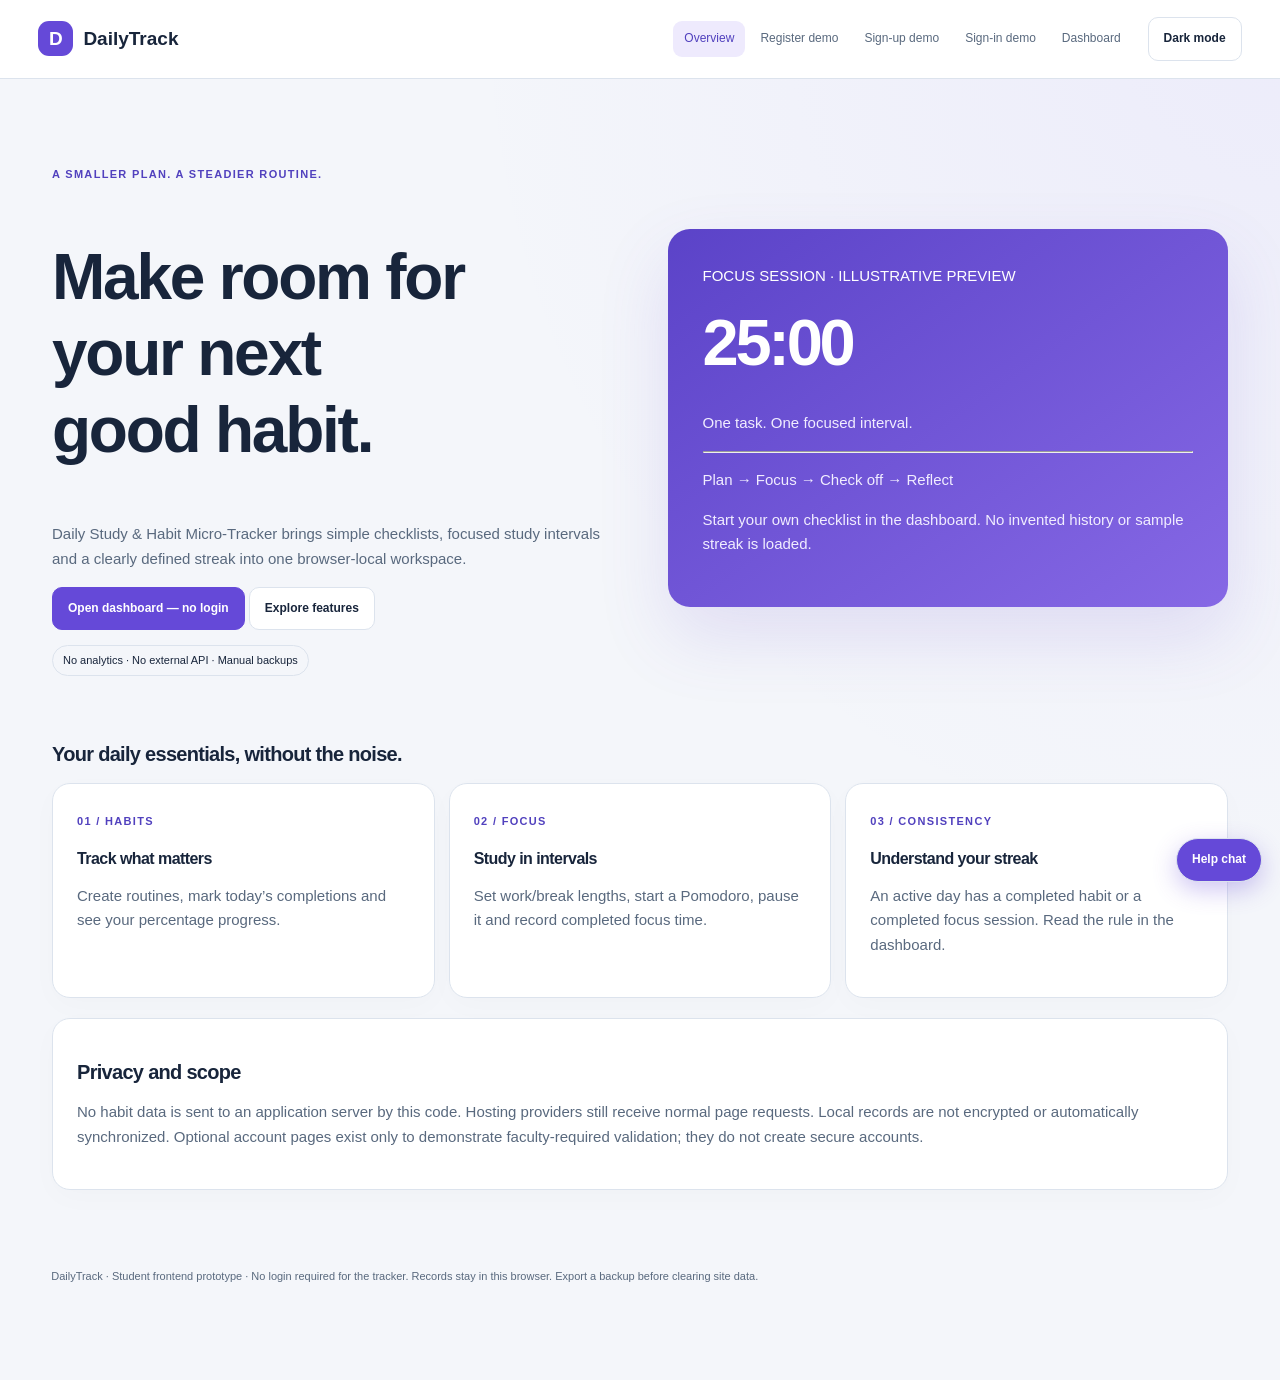
<file: index.html>
<!DOCTYPE html>
<html lang="en"><head><meta charset="utf-8"/><meta content="width=device-width,initial-scale=1" name="viewport"/><title>Daily Study &amp; Habit Micro-Tracker | DailyTrack</title><link href="styles.css" rel="stylesheet"/><link href="layout.css" rel="stylesheet"/><script defer="" src="theme.js"></script><script defer="" src="chatbot.js"></script></head><body><a class="skip" href="#main">Skip to content</a><header><a class="brand" href="index.html">DailyTrack</a><button aria-controls="nav" aria-expanded="false" class="menu" id="menu">Menu</button><nav id="nav"><a aria-current="page" href="index.html">Overview</a><a href="register.html">Register demo</a><a href="signup.html">Sign-up demo</a><a href="signin.html">Sign-in demo</a><a href="home.html">Dashboard</a></nav><button id="theme">Dark mode</button></header><main id="main"><section class="hero"><div><span class="eyebrow">A smaller plan. A steadier routine.</span><h1>Make room for<br/>your next<br/>good habit.</h1><p>Daily Study &amp; Habit Micro-Tracker brings simple checklists, focused study intervals and a clearly defined streak into one browser-local workspace.</p><p><a class="button primary" href="home.html">Open dashboard — no login</a> <a class="button" href="#features">Explore features</a></p><span class="pill">No analytics · No external API · Manual backups</span></div><div aria-label="Illustrative dashboard preview" class="hero-art"><span>FOCUS SESSION · ILLUSTRATIVE PREVIEW</span><div class="clock">25:00</div><p>One task. One focused interval.</p><hr/><p>Plan → Focus → Check off → Reflect</p><p>Start your own checklist in the dashboard. No invented history or sample streak is loaded.</p></div></section><section id="features"><h2>Your daily essentials, without the noise.</h2><div class="cards"><article class="panel"><span class="eyebrow">01 / Habits</span><h3>Track what matters</h3><p>Create routines, mark today’s completions and see your percentage progress.</p></article><article class="panel"><span class="eyebrow">02 / Focus</span><h3>Study in intervals</h3><p>Set work/break lengths, start a Pomodoro, pause it and record completed focus time.</p></article><article class="panel"><span class="eyebrow">03 / Consistency</span><h3>Understand your streak</h3><p>An active day has a completed habit or a completed focus session. Read the rule in the dashboard.</p></article></div></section><section class="panel"><h2>Privacy and scope</h2><p>No habit data is sent to an application server by this code. Hosting providers still receive normal page requests. Local records are not encrypted or automatically synchronized. Optional account pages exist only to demonstrate faculty-required validation; they do not create secure accounts.</p></section></main><footer>DailyTrack · Student frontend prototype · No login required for the tracker. Records stay in this browser. Export a backup before clearing site data.</footer></body></html>
</file>
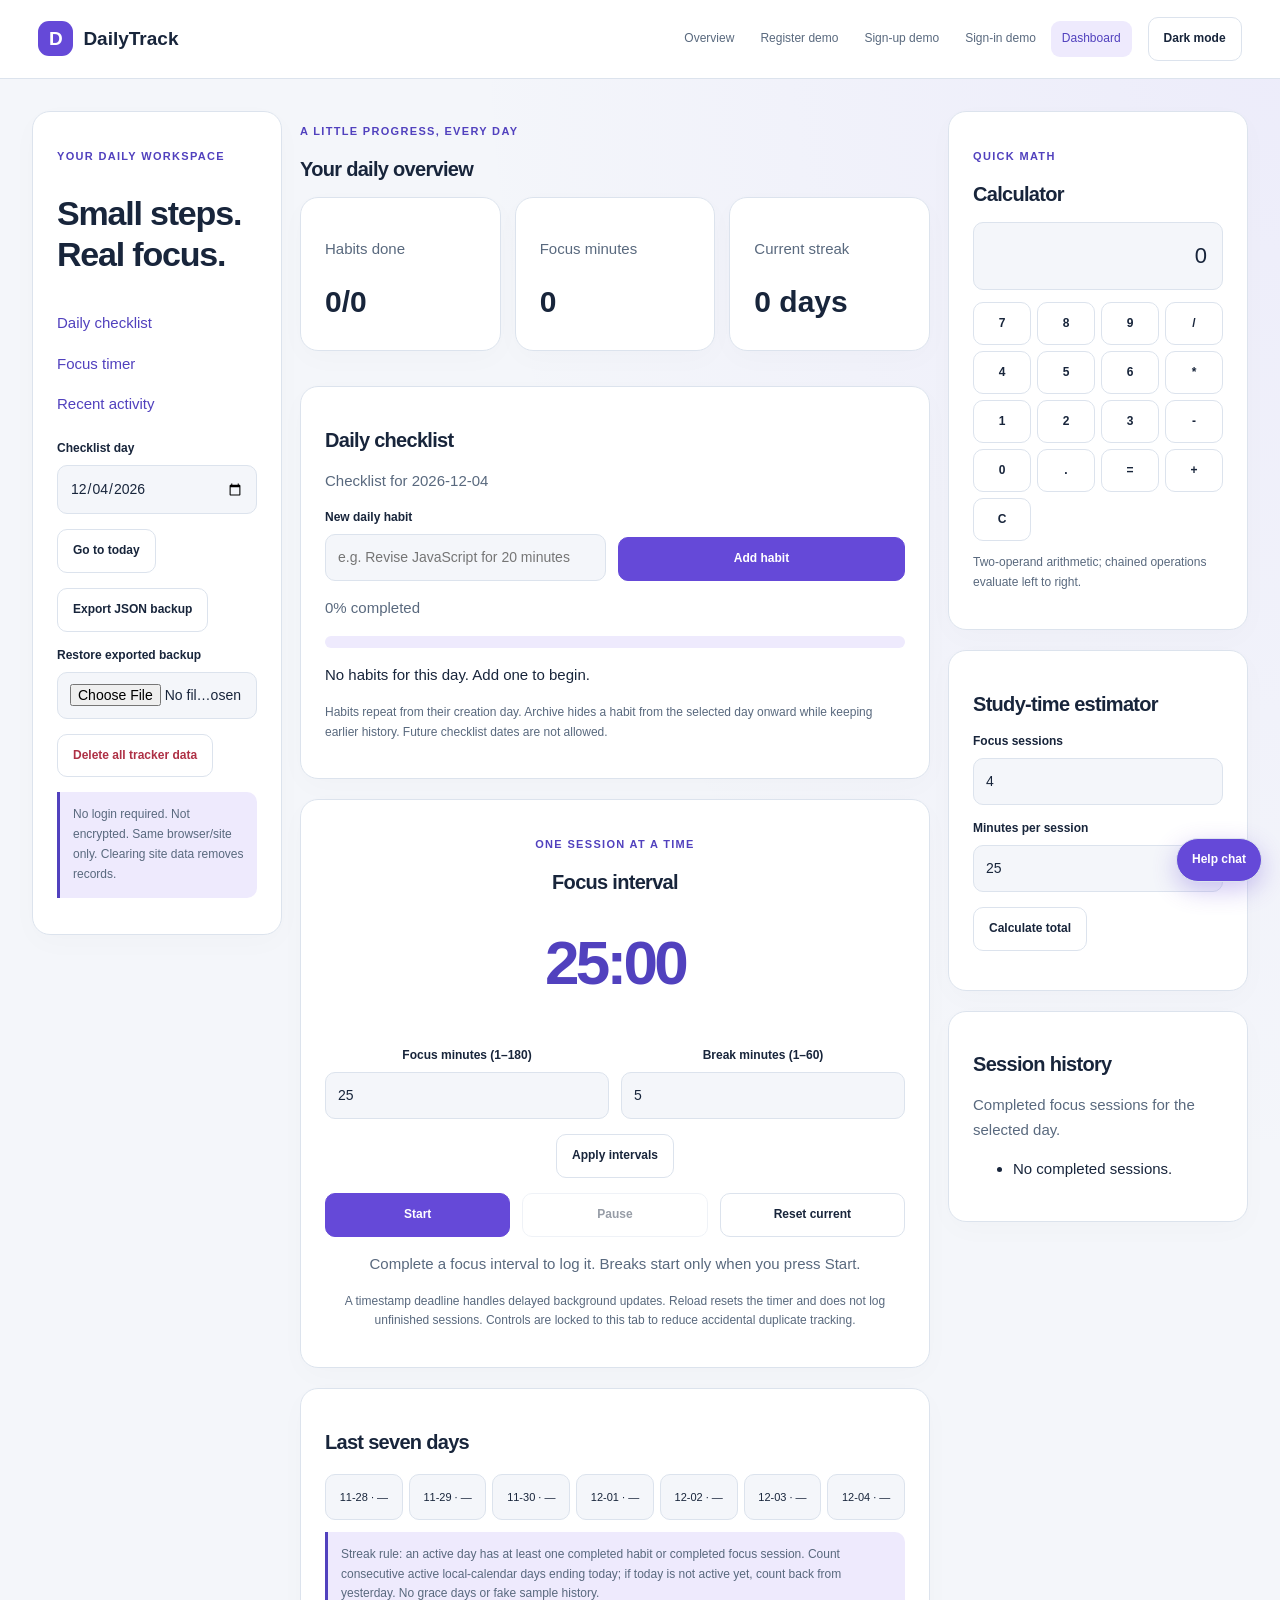
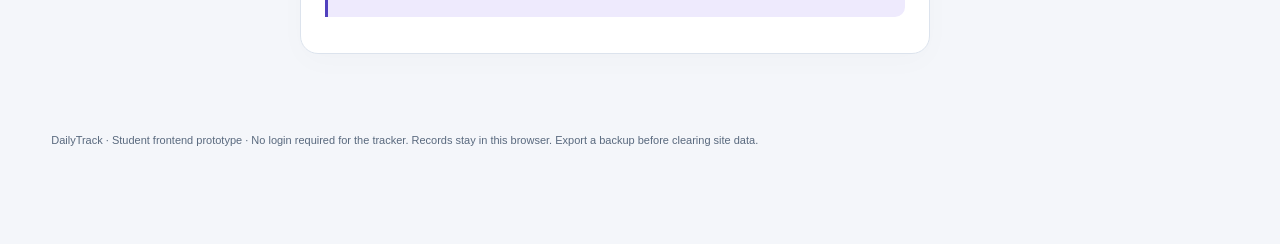
<file: home.html>
<!DOCTYPE html>
<html lang="en"><head><meta charset="utf-8"/><meta content="width=device-width,initial-scale=1" name="viewport"/><title>Dashboard | DailyTrack</title><link href="styles.css" rel="stylesheet"/><link href="layout.css" rel="stylesheet"/><script defer="" src="theme.js"></script><script defer="" src="app.js"></script><script defer="" src="timer.js"></script><script defer="" src="calculator.js"></script><script defer="" src="chatbot.js"></script></head><body><a class="skip" href="#main">Skip to content</a><header><a class="brand" href="index.html">DailyTrack</a><button aria-controls="nav" aria-expanded="false" class="menu" id="menu">Menu</button><nav id="nav"><a href="index.html">Overview</a><a href="register.html">Register demo</a><a href="signup.html">Sign-up demo</a><a href="signin.html">Sign-in demo</a><a aria-current="page" href="home.html">Dashboard</a></nav><button id="theme">Dark mode</button></header><main class="dashboard" id="main"><aside class="panel"><p class="eyebrow">YOUR DAILY WORKSPACE</p><h1>Small steps.<br/>Real focus.</h1><a href="#habits">Daily checklist</a><a href="#focus">Focus timer</a><a href="#history">Recent activity</a><label for="selected-day">Checklist day</label><input id="selected-day" type="date"/><p><button id="today">Go to today</button></p><button id="export">Export JSON backup</button><label for="import">Restore exported backup</label><input accept="application/json" id="import" type="file"/><p><button class="danger" id="clear">Delete all tracker data</button></p><p class="notice">No login required. Not encrypted. Same browser/site only. Clearing site data removes records.</p></aside><section><p class="eyebrow">A little progress, every day</p><h2>Your daily overview</h2><div class="cards"><article class="panel"><p>Habits done</p><span class="metric" id="completed">0/0</span></article><article class="panel"><p>Focus minutes</p><span class="metric" id="focus-minutes">0</span></article><article class="panel"><p>Current streak</p><span class="metric" id="streak">0 days</span></article></div><p class="status" id="status" role="status"></p><section class="panel" id="habits"><h2>Daily checklist</h2><p id="day-label"></p><form id="habit-form"><label for="habit-title">New daily habit</label><div class="row"><input id="habit-title" maxlength="80" placeholder="e.g. Revise JavaScript for 20 minutes" required=""/><button type="submit">Add habit</button></div></form><p id="progress-text" role="status">0% completed</p><div aria-label="Selected day habit completion" aria-valuemax="100" aria-valuemin="0" aria-valuenow="0" class="progress-track" id="progress" role="progressbar"><div class="progress-fill" id="progress-fill"></div></div><ul class="habit-list" id="habit-list"></ul><p class="auth-note">Habits repeat from their creation day. Archive hides a habit from the selected day onward while keeping earlier history. Future checklist dates are not allowed.</p></section><section class="panel timer" id="focus"><p class="eyebrow">ONE SESSION AT A TIME</p><h2 id="phase-label">Focus interval</h2><output aria-label="Time remaining" id="timer-display">25:00</output><div class="row"><div><label for="work">Focus minutes (1–180)</label><input id="work" max="180" min="1" type="number" value="25"/></div><div><label for="break">Break minutes (1–60)</label><input id="break" max="60" min="1" type="number" value="5"/></div></div><p><button id="apply">Apply intervals</button></p><div class="row"><button class="primary" id="start">Start</button><button id="pause">Pause</button><button id="reset">Reset current</button></div><p id="timer-note" role="status">Complete a focus interval to log it. Breaks start only when you press Start.</p><p class="auth-note">A timestamp deadline handles delayed background updates. Reload resets the timer and does not log unfinished sessions. Controls are locked to this tab to reduce accidental duplicate tracking.</p></section><section class="panel" id="history"><h2>Last seven days</h2><div class="week" id="week"></div><p class="notice">Streak rule: an active day has at least one completed habit or completed focus session. Count consecutive active local-calendar days ending today; if today is not active yet, count back from yesterday. No grace days or fake sample history.</p></section></section><aside><section class="panel"><p class="eyebrow">QUICK MATH</p><h2>Calculator</h2><output aria-live="polite" class="calc-output" id="calc-display">0</output><div class="calc-grid" id="calc-keys"></div><p class="auth-note">Two-operand arithmetic; chained operations evaluate left to right.</p></section><section class="panel"><h2>Study-time estimator</h2><label for="sessions">Focus sessions</label><input id="sessions" max="100" min="1" type="number" value="4"/><label for="session-length">Minutes per session</label><input id="session-length" max="180" min="1" type="number" value="25"/><p><button id="estimate">Calculate total</button></p><p id="estimate-result" role="status"></p></section><section class="panel"><h2>Session history</h2><p>Completed focus sessions for the selected day.</p><ul id="session-list"></ul></section></aside></main><footer>DailyTrack · Student frontend prototype · No login required for the tracker. Records stay in this browser. Export a backup before clearing site data.</footer></body></html>
</file>
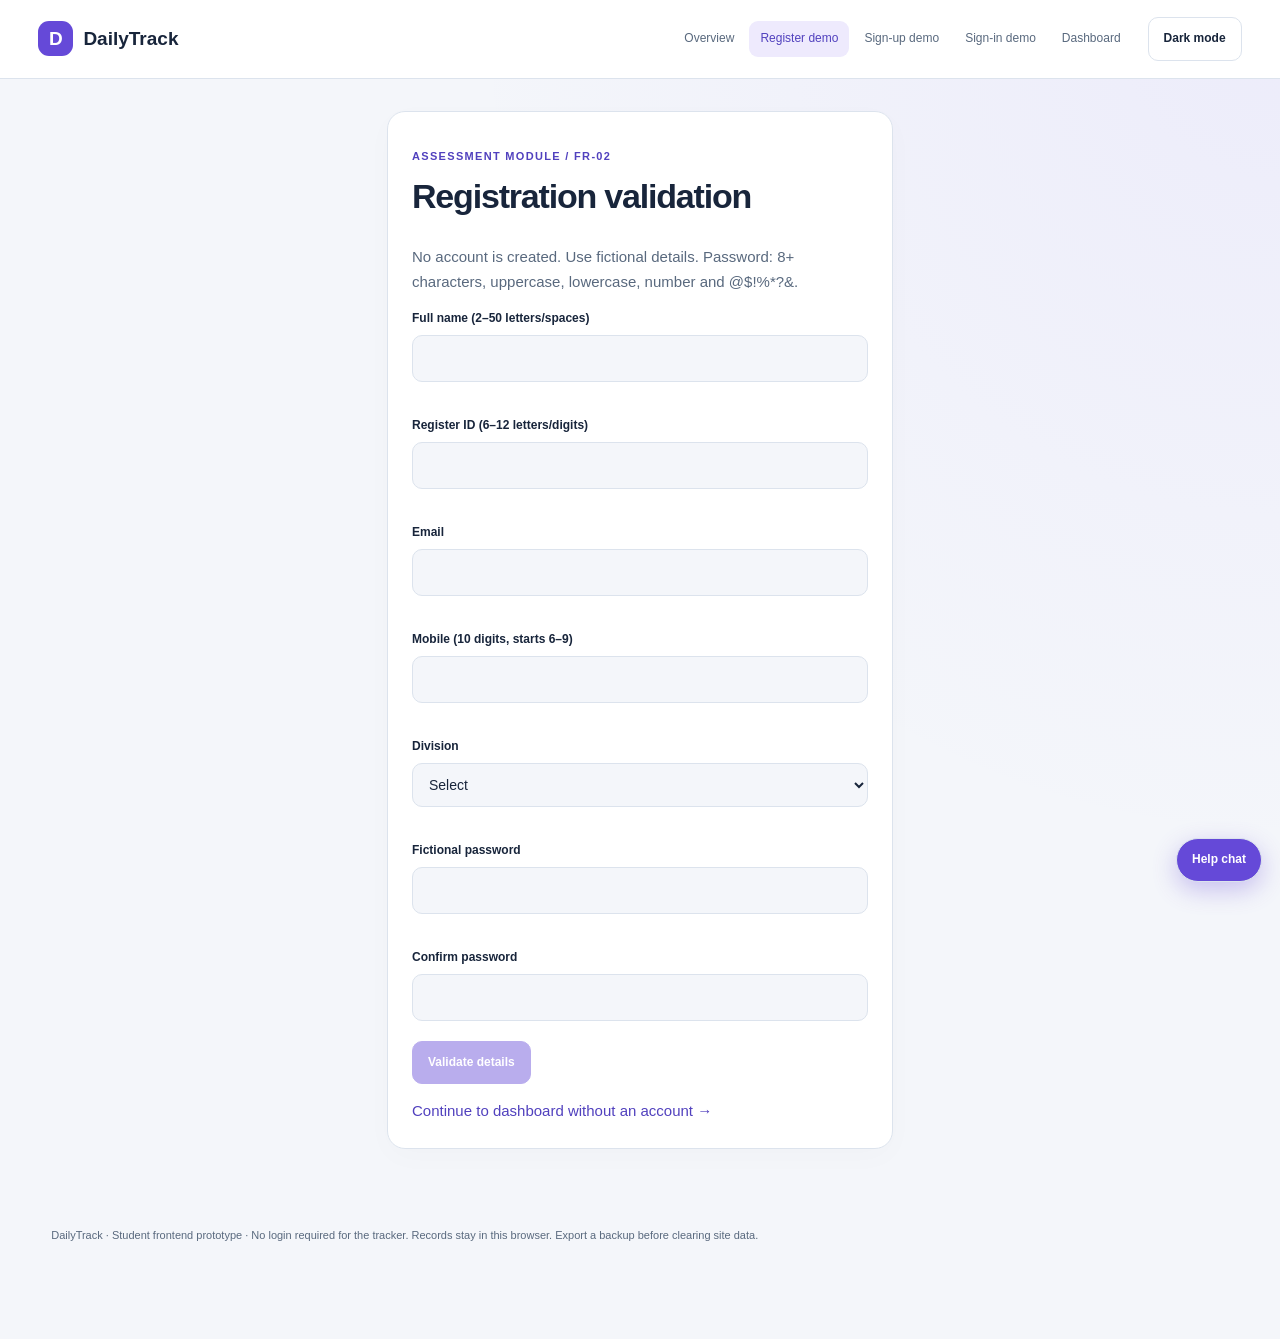
<file: register.html>
<!DOCTYPE html>
<html lang="en"><head><meta charset="utf-8"/><meta content="width=device-width,initial-scale=1" name="viewport"/><title>Registration demo | DailyTrack</title><link href="styles.css" rel="stylesheet"/><link href="layout.css" rel="stylesheet"/><script defer="" src="theme.js"></script><script defer="" src="validation.js"></script><script defer="" src="chatbot.js"></script></head><body><a class="skip" href="#main">Skip to content</a><header><a class="brand" href="index.html">DailyTrack</a><button aria-controls="nav" aria-expanded="false" class="menu" id="menu">Menu</button><nav id="nav"><a href="index.html">Overview</a><a aria-current="page" href="register.html">Register demo</a><a href="signup.html">Sign-up demo</a><a href="signin.html">Sign-in demo</a><a href="home.html">Dashboard</a></nav><button id="theme">Dark mode</button></header><main class="form-wrap" id="main"><section class="panel"><p class="eyebrow">ASSESSMENT MODULE / FR-02</p><h1>Registration validation</h1><p>No account is created. Use fictional details. Password: 8+ characters, uppercase, lowercase, number and @$!%*?&amp;.</p><form id="register-form" novalidate=""><label for="fullName">Full name (2–50 letters/spaces)</label><input aria-describedby="fullName-error" id="fullName" required="" type="text"/><span aria-live="polite" class="error-msg" id="fullName-error"></span><label for="empId">Register ID (6–12 letters/digits)</label><input aria-describedby="empId-error" id="empId" required="" type="text"/><span aria-live="polite" class="error-msg" id="empId-error"></span><label for="email">Email</label><input aria-describedby="email-error" id="email" required="" type="email"/><span aria-live="polite" class="error-msg" id="email-error"></span><label for="mobile">Mobile (10 digits, starts 6–9)</label><input aria-describedby="mobile-error" id="mobile" inputmode="numeric" maxlength="10" required="" type="tel"/><span aria-live="polite" class="error-msg" id="mobile-error"></span><label for="dept">Division</label><select aria-describedby="dept-error" id="dept" required=""><option value="">Select</option><option>CSE</option><option>ECE</option><option>Mechanical</option><option>Other</option></select><span aria-live="polite" class="error-msg" id="dept-error"></span><label for="password">Fictional password</label><input aria-describedby="password-error" id="password" required="" type="password"/><span aria-live="polite" class="error-msg" id="password-error"></span><label for="confirmPassword">Confirm password</label><input aria-describedby="confirmPassword-error" id="confirmPassword" required="" type="password"/><span aria-live="polite" class="error-msg" id="confirmPassword-error"></span><button disabled="" id="register-submit" type="submit">Validate details</button><p class="status" id="form-status" role="status"></p></form><a href="home.html">Continue to dashboard without an account →</a></section></main><footer>DailyTrack · Student frontend prototype · No login required for the tracker. Records stay in this browser. Export a backup before clearing site data.</footer></body></html>
</file>
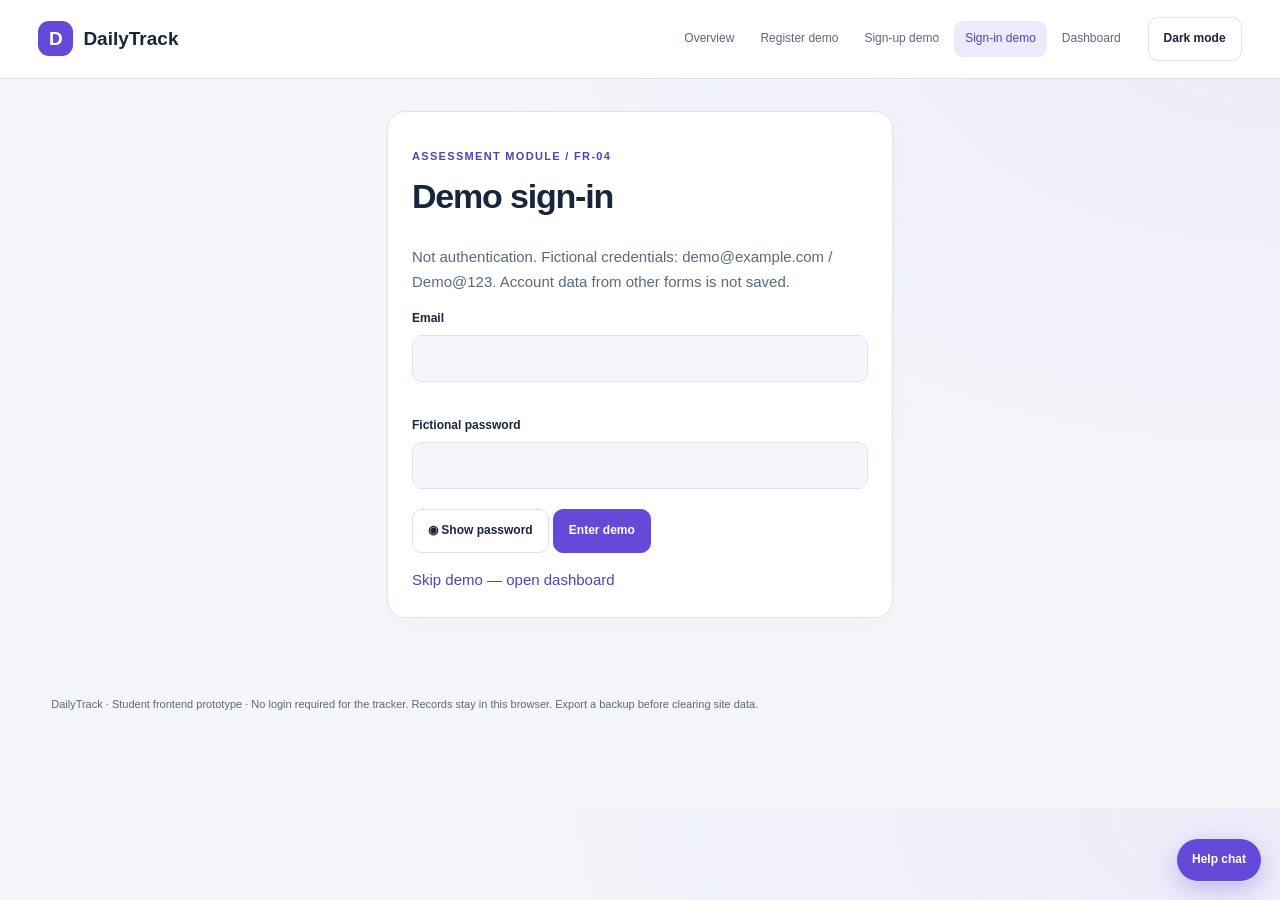
<file: signin.html>
<!DOCTYPE html>
<html lang="en"><head><meta charset="utf-8"/><meta content="width=device-width,initial-scale=1" name="viewport"/><title>Sign-in demo | DailyTrack</title><link href="styles.css" rel="stylesheet"/><link href="layout.css" rel="stylesheet"/><script defer="" src="theme.js"></script><script defer="" src="validation.js"></script><script defer="" src="chatbot.js"></script></head><body><a class="skip" href="#main">Skip to content</a><header><a class="brand" href="index.html">DailyTrack</a><button aria-controls="nav" aria-expanded="false" class="menu" id="menu">Menu</button><nav id="nav"><a href="index.html">Overview</a><a href="register.html">Register demo</a><a href="signup.html">Sign-up demo</a><a aria-current="page" href="signin.html">Sign-in demo</a><a href="home.html">Dashboard</a></nav><button id="theme">Dark mode</button></header><main class="form-wrap" id="main"><section class="panel"><p class="eyebrow">ASSESSMENT MODULE / FR-04</p><h1>Demo sign-in</h1><p>Not authentication. Fictional credentials: demo@example.com / Demo@123. Account data from other forms is not saved.</p><form id="signin-form" novalidate=""><label for="email">Email</label><input aria-describedby="email-error" id="email" required="" type="email"/><span aria-live="polite" class="error-msg" id="email-error"></span><label for="password">Fictional password</label><input aria-describedby="password-error" id="password" required="" type="password"/><span aria-live="polite" class="error-msg" id="password-error"></span><button aria-label="Show password" aria-pressed="false" id="show-password" type="button">◉ Show password</button> <button type="submit">Enter demo</button><p class="status" id="form-status" role="alert"></p></form><a href="home.html">Skip demo — open dashboard</a></section></main><footer>DailyTrack · Student frontend prototype · No login required for the tracker. Records stay in this browser. Export a backup before clearing site data.</footer></body></html>
</file>
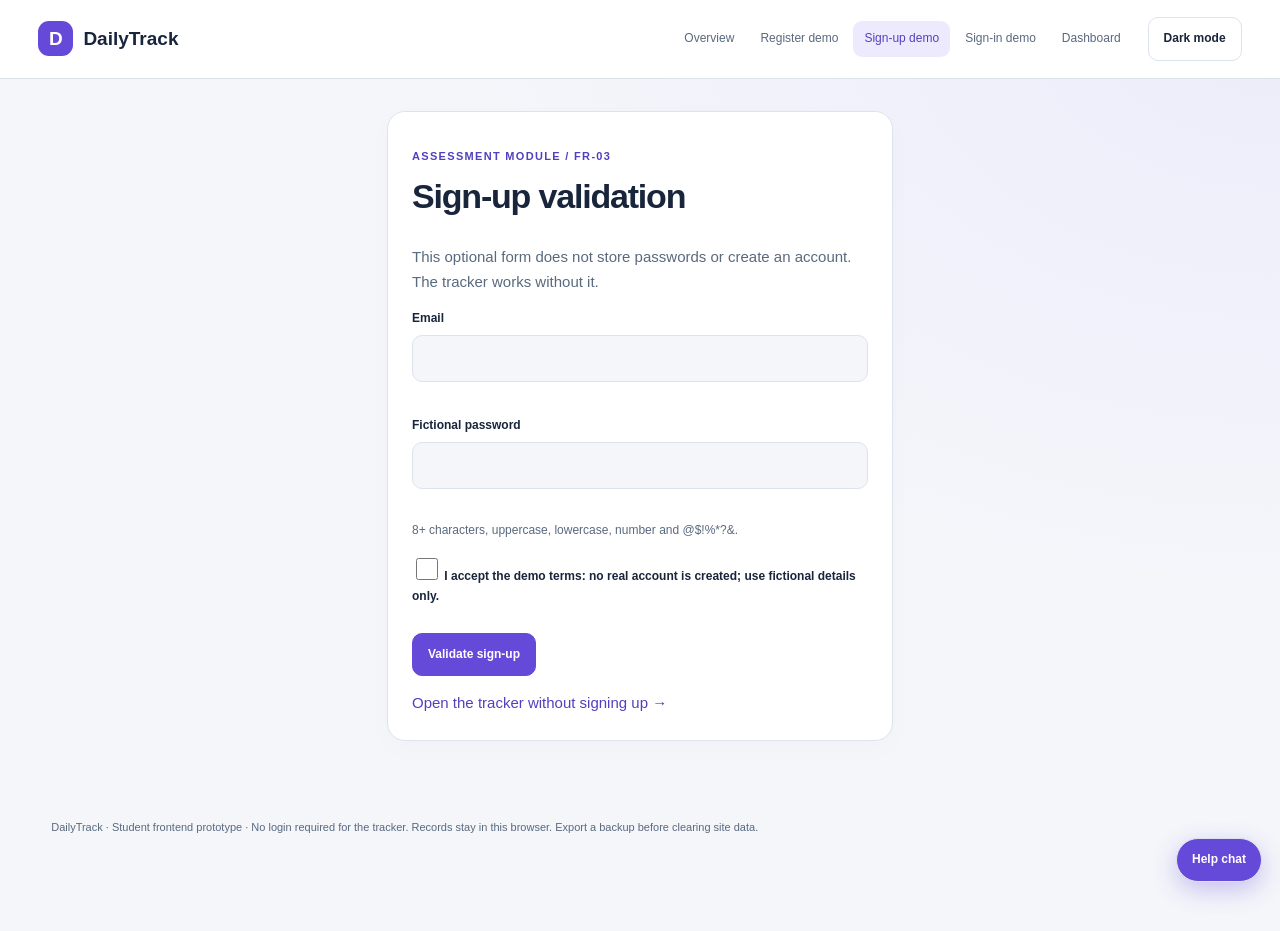
<file: signup.html>
<!DOCTYPE html>
<html lang="en"><head><meta charset="utf-8"/><meta content="width=device-width,initial-scale=1" name="viewport"/><title>Sign-up demo | DailyTrack</title><link href="styles.css" rel="stylesheet"/><link href="layout.css" rel="stylesheet"/><script defer="" src="theme.js"></script><script defer="" src="validation.js"></script><script defer="" src="chatbot.js"></script></head><body><a class="skip" href="#main">Skip to content</a><header><a class="brand" href="index.html">DailyTrack</a><button aria-controls="nav" aria-expanded="false" class="menu" id="menu">Menu</button><nav id="nav"><a href="index.html">Overview</a><a href="register.html">Register demo</a><a aria-current="page" href="signup.html">Sign-up demo</a><a href="signin.html">Sign-in demo</a><a href="home.html">Dashboard</a></nav><button id="theme">Dark mode</button></header><main class="form-wrap" id="main"><section class="panel"><p class="eyebrow">ASSESSMENT MODULE / FR-03</p><h1>Sign-up validation</h1><p>This optional form does not store passwords or create an account. The tracker works without it.</p><form id="signup-form" novalidate=""><label for="email">Email</label><input aria-describedby="email-error" id="email" required="" type="email"/><span aria-live="polite" class="error-msg" id="email-error"></span><label for="password">Fictional password</label><input aria-describedby="password-error" id="password" required="" type="password"/><span aria-live="polite" class="error-msg" id="password-error"></span><p class="auth-note">8+ characters, uppercase, lowercase, number and @$!%*?&amp;.</p><label><input id="terms" type="checkbox"/> I accept the demo terms: no real account is created; use fictional details only.</label><span aria-live="polite" class="error-msg" id="terms-error"></span><button type="submit">Validate sign-up</button><p class="status" id="form-status" role="status"></p></form><a href="home.html">Open the tracker without signing up →</a></section></main><footer>DailyTrack · Student frontend prototype · No login required for the tracker. Records stay in this browser. Export a backup before clearing site data.</footer></body></html>
</file>
<file: styles.css>
:root{--bg:#f4f6fa;--panel:#fff;--ink:#18253b;--muted:#59697e;--line:#dce3ed;--brand:#5141be;--soft:#eeeafd;--good:#137767;--danger:#ae3045} :root[data-theme=dark]{--bg:#0e1422;--panel:#192237;--ink:#f0f4ff;--muted:#b1bfd4;--line:#36435a;--brand:#b8a6ff;--soft:#2c2850;--good:#7ce0c4;--danger:#ffa7b5}*{box-sizing:border-box}html{scroll-behavior:smooth}body{margin:0;background:radial-gradient(ellipse at top right,#8766ff12,transparent 45%),var(--bg);color:var(--ink);font:15px/1.65 'Segoe UI',Arial,sans-serif}h1,h2,h3{line-height:1.2;letter-spacing:-.035em}h1{font-size:34px}h2{font-size:20px}h3{font-size:16px}a{color:var(--brand);text-decoration:none}header{display:flex;align-items:center;gap:16px;padding:17px 3%;background:var(--panel);border-bottom:1px solid var(--line)}.brand{font-size:19px;font-weight:750;color:var(--ink)}.brand:before{content:'D';display:inline-grid;place-items:center;width:35px;height:35px;margin-right:10px;color:white;background:#6549d8;border-radius:11px}nav{display:flex;gap:4px;margin-left:auto;flex-wrap:wrap}nav a{padding:8px 11px;color:var(--muted);font-size:12px}nav a[aria-current=page]{color:var(--brand);background:var(--soft);border-radius:9px}main{max-width:1240px;padding:32px;margin:auto}.panel{background:var(--panel);border:1px solid var(--line);padding:24px;border-radius:18px;margin-bottom:20px;box-shadow:0 8px 30px #18243b05}.muted,p{color:var(--muted)}.eyebrow{font-size:11px;letter-spacing:.12em;text-transform:uppercase;color:var(--brand);font-weight:700}.hero{display:grid;grid-template-columns:1fr 1fr;gap:55px;align-items:center;padding:50px 0}.hero h1{font-size:clamp(38px,5vw,65px)}.hero-art{border-radius:22px;background:linear-gradient(145deg,#5b43c8,#8668e5);padding:35px;color:white;box-shadow:0 30px 70px #7052cc25}.hero-art p{color:#f1edff}.hero-art .clock{font-size:65px;font-weight:700;letter-spacing:-.05em}.pill{display:inline-block;padding:5px 10px;border:1px solid var(--line);border-radius:30px;font-size:11px}.cards{display:grid;grid-template-columns:repeat(3,minmax(0,1fr));gap:14px}.metric{font-size:30px;font-weight:700;display:block;color:var(--ink);font-variant-numeric:tabular-nums}.row{display:flex;gap:12px;align-items:end;flex-wrap:wrap}.row>*{flex:1;min-width:0}button,.button{font:inherit;font-size:12px;font-weight:650;padding:11px 15px;min-height:43px;border:1px solid var(--line);border-radius:10px;cursor:pointer;background:var(--panel);color:var(--ink);display:inline-block;transition:transform .18s,box-shadow .18s}button:hover:not(:disabled),.button:hover{transform:translateY(-2px);box-shadow:0 6px 16px #7052cc20}.primary,button[type=submit]{background:#6549d8;color:#fff;border-color:#6549d8}button:disabled{opacity:.45;cursor:not-allowed}.danger{color:var(--danger)}label{display:block;font-size:12px;font-weight:650;margin:14px 0 6px}input,select{width:100%;padding:11px 12px;min-height:44px;border:1px solid var(--line);border-radius:10px;font:inherit;font-size:14px;background:var(--bg);color:var(--ink)}input[type=checkbox]{width:22px;min-height:22px;accent-color:#6549d8;flex:none}button:focus-visible,a:focus-visible,input:focus-visible,select:focus-visible{outline:3px solid var(--brand);outline-offset:3px}.error-msg{color:var(--danger);display:block;min-height:20px;font-size:12px}.invalid{border:2px solid var(--danger)}.valid{border-color:var(--good)}.notice{padding:13px;border-left:3px solid var(--brand);background:var(--soft);border-radius:0 10px 10px 0;font-size:12px}.form-wrap{max-width:570px}.form-wrap h1{margin-top:0}.auth-note{font-size:12px}.habit-list{list-style:none;padding:0;margin:15px 0}.habit-item{display:flex;align-items:center;gap:12px;border:1px solid var(--line);padding:13px;border-radius:12px;margin:10px 0}.habit-item label{flex:1;margin:0;font-size:14px;overflow-wrap:anywhere}.habit-item.done label{text-decoration:line-through;color:var(--muted)}.habit-item button{padding:6px 9px;min-height:32px;font-size:11px}.progress-track{height:12px;overflow:hidden;background:var(--soft);border-radius:30px;margin:15px 0}.progress-fill{height:100%;background:linear-gradient(90deg,#6549d8,#20ae8f);transition:width .35s;width:0}.timer{text-align:center}.timer output{display:block;font-size:62px;font-weight:700;letter-spacing:-.06em;font-variant-numeric:tabular-nums;color:var(--brand);margin:18px 0}.week{display:grid;grid-template-columns:repeat(7,minmax(0,1fr));gap:6px;margin-top:20px}.day{text-align:center;padding:13px 3px;background:var(--bg);border-radius:10px;font-size:11px;border:1px solid var(--line)}.day.active{background:var(--soft);border-color:var(--brand)}.calc-grid{display:grid;grid-template-columns:repeat(4,1fr);gap:6px}.calc-grid button{padding:8px;min-width:0}.calc-output{display:block;text-align:right;background:var(--bg);border:1px solid var(--line);padding:15px;margin:12px 0;border-radius:10px;font-size:22px;overflow-wrap:anywhere}footer{padding:25px 4% 95px;color:var(--muted);font-size:11px}.chat-fab{position:fixed;right:18px;bottom:18px;border-radius:30px;background:#6549d8;color:white;z-index:25;box-shadow:0 8px 25px #6549d850}.chat-panel{position:fixed;right:18px;bottom:78px;width:min(360px,calc(100vw - 36px));max-height:75vh;overflow:auto;z-index:26;background:var(--panel);border:1px solid var(--line);border-radius:18px;padding:18px;box-shadow:0 20px 70px #0003}.chat-log{max-height:220px;overflow:auto}.bot-msg,.user-msg{padding:10px;background:var(--bg);border-radius:10px;font-size:12px}.user-msg{background:var(--soft);margin-left:22px}.chat-panel h2{margin-top:0}[hidden]{display:none!important}.skip{position:absolute;left:-10000px}.skip:focus{left:10px;top:10px;z-index:50;background:var(--panel);padding:12px}.menu{display:none}.status:not(:empty){padding:12px;border-radius:10px;background:var(--soft);font-size:12px}.reveal{animation:enter .45s ease both}@keyframes enter{from{opacity:0;transform:translateY(10px)}to{opacity:1;transform:none}}@media(max-width:767px){main{padding:18px}.hero{display:flex;flex-direction:column;align-items:stretch;gap:15px;padding:20px 0}.hero h1{font-size:43px}.cards{grid-template-columns:1fr}header{flex-wrap:wrap}.menu{display:block;margin-left:auto}header nav{display:none;order:5;width:100%;margin:0;flex-direction:column}header nav.open{display:flex}.row{align-items:stretch}.row.mobile-stack{flex-direction:column}.panel{padding:19px}.timer output{font-size:54px}.week{gap:3px}.day{font-size:10px;padding:10px 0}}@media(prefers-reduced-motion:reduce){html{scroll-behavior:auto}*,*:before,*:after{animation:none!important;transition:none!important}}
</file>
<file: layout.css>
.dashboard{max-width:1600px;display:grid;grid-template-columns:250px 1fr 300px;gap:18px;align-items:start}.dashboard>*{min-width:0}.dashboard aside:first-child a{display:block;padding:8px 0}.dashboard .cards{grid-template-columns:repeat(3,minmax(0,1fr))}@media(min-width:768px) and (max-width:1100px){.dashboard{gap:10px;padding:15px}.dashboard .panel{padding:14px}.dashboard .cards{grid-template-columns:1fr}.metric{font-size:25px}}@media(max-width:767px){.dashboard{display:flex;flex-direction:column}.dashboard>*{width:100%}.dashboard .cards{grid-template-columns:repeat(3,minmax(0,1fr))}.dashboard .cards .panel{padding:12px}.metric{font-size:23px}.dashboard .cards p{font-size:11px}}
</file>
